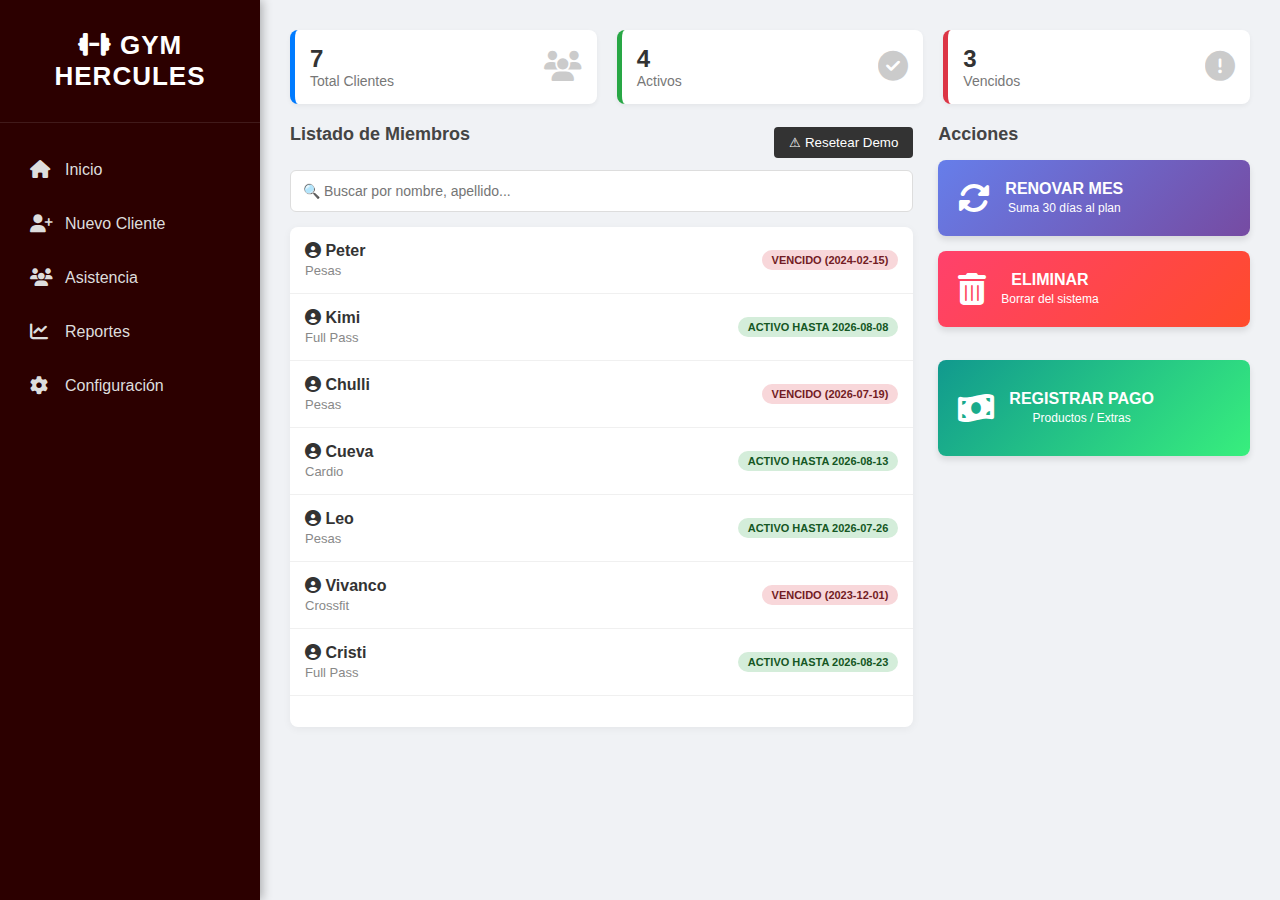
<file: Achulli/index.html>
<!DOCTYPE html>
<html lang="es">
<head>
    <meta charset="UTF-8">
    <meta name="viewport" content="width=device-width, initial-scale=1.0">
    <title>Gym Hercules - Sistema Pro</title>
    <link rel="stylesheet" href="https://cdnjs.cloudflare.com/ajax/libs/font-awesome/6.4.0/css/all.min.css">
    
    <style>
        /* --- ESTILOS GENERALES --- */
        * { margin: 0; padding: 0; box-sizing: border-box; font-family: 'Segoe UI', sans-serif; }
        body { display: flex; height: 100vh; background-color: #f0f2f5; }

        /* SIDEBAR */
        .sidebar { width: 260px; background-color: #2c0000; color: white; display: flex; flex-direction: column; box-shadow: 2px 0 10px rgba(0,0,0,0.3); }
        .brand { padding: 30px; text-align: center; font-size: 26px; font-weight: 800; border-bottom: 1px solid rgba(255,255,255,0.1); letter-spacing: 1px; }
        .menu { list-style: none; margin-top: 20px; }
        .menu li a { display: flex; align-items: center; padding: 18px 25px; color: #ddd; text-decoration: none; transition: 0.3s; cursor: pointer; border-left: 5px solid transparent; }
        .menu li a:hover { background-color: rgba(255,255,255,0.05); color: white; border-left: 5px solid #ff4d4d; }
        .menu li a i { margin-right: 15px; width: 20px; font-size: 18px; }

        /* MAIN CONTENT */
        .main-content { flex: 1; padding: 30px; overflow-y: auto; }
        
        /* HEADER ESTADÍSTICAS */
        .stats-bar { display: flex; gap: 20px; margin-bottom: 20px; }
        .stat-card { background: white; flex: 1; padding: 15px; border-radius: 8px; box-shadow: 0 2px 5px rgba(0,0,0,0.05); display: flex; align-items: center; justify-content: space-between; border-left: 5px solid #333; }
        .stat-info h3 { font-size: 24px; color: #333; }
        .stat-info p { color: #777; font-size: 14px; }
        .stat-icon { font-size: 30px; opacity: 0.2; }
        
        .border-blue { border-left-color: #007bff; }
        .border-green { border-left-color: #28a745; }
        .border-red { border-left-color: #dc3545; }

        .btn-update { padding: 8px 15px; background: #333; color: white; border: none; cursor: pointer; border-radius: 4px; float: right; }
        .btn-update:hover { background: #555; }

        /* LAYOUT */
        .grid-container { display: grid; grid-template-columns: 2fr 1fr; gap: 25px; }
        
        /* LISTA DE ALUMNOS */
        .section-title { font-size: 18px; font-weight: bold; margin-bottom: 15px; color: #444; }
        .search-bar { width: 100%; padding: 12px; border: 1px solid #ddd; border-radius: 6px; margin-bottom: 15px; font-size: 14px; outline: none; }
        .search-bar:focus { border-color: #2c0000; }

        .data-box { background-color: white; height: 500px; border-radius: 8px; box-shadow: 0 2px 8px rgba(0,0,0,0.05); overflow-y: auto; }
        
        .student-item { 
            padding: 15px; border-bottom: 1px solid #f0f0f0; cursor: pointer; 
            display: flex; justify-content: space-between; align-items: center; transition: 0.2s;
        }
        .student-item:hover { background-color: #fafafa; }
        .student-item.selected { background-color: #ffe6e6; border-left: 4px solid #8b0000; }
        
        .st-info { display: flex; flex-direction: column; }
        .st-name { font-weight: bold; color: #333; font-size: 16px; }
        .st-sub { color: #888; font-size: 13px; margin-top: 3px; }
        
        .st-status { padding: 4px 10px; border-radius: 20px; font-size: 11px; font-weight: bold; text-transform: uppercase; }
        .active { background: #d4edda; color: #155724; }
        .expired { background: #f8d7da; color: #721c24; }

        /* BOTONES DE ACCIÓN DERECHA */
        .btn-large { 
            width: 100%; padding: 20px; color: white; border: none; font-size: 16px; 
            font-weight: bold; cursor: pointer; display: flex; flex-direction: row; 
            align-items: center; justify-content: flex-start; gap: 15px; margin-bottom: 15px; border-radius: 8px;
            box-shadow: 0 4px 6px rgba(0,0,0,0.1); transition: transform 0.2s;
        }
        .btn-large:hover { transform: translateY(-2px); box-shadow: 0 6px 12px rgba(0,0,0,0.15); }
        .btn-large:active { transform: scale(0.98); }
        
        .btn-renew { background: linear-gradient(135deg, #667eea 0%, #764ba2 100%); }
        .btn-delete { background: linear-gradient(135deg, #ff416c 0%, #ff4b2b 100%); }
        .btn-pay { background: linear-gradient(135deg, #11998e 0%, #38ef7d 100%); padding: 30px 20px; }

        /* MODAL */
        .modal-overlay {
            display: none; position: fixed; top: 0; left: 0; width: 100%; height: 100%;
            background: rgba(0,0,0,0.6); z-index: 1000; backdrop-filter: blur(2px);
            justify-content: center; align-items: center;
        }
        .modal-box {
            background: white; padding: 30px; border-radius: 12px; width: 400px;
            box-shadow: 0 10px 25px rgba(0,0,0,0.2);
            animation: fadeIn 0.3s ease;
        }
        @keyframes fadeIn { from { opacity: 0; transform: translateY(-20px); } to { opacity: 1; transform: translateY(0); } }
        
        .modal-header { font-size: 22px; font-weight: bold; margin-bottom: 20px; color: #333; text-align: center; }
        .form-group { margin-bottom: 15px; }
        .form-group label { display: block; font-size: 13px; font-weight: bold; color: #555; margin-bottom: 5px; }
        .form-group input, .form-group select { width: 100%; padding: 10px; border: 1px solid #ddd; border-radius: 6px; }

        .modal-footer { margin-top: 25px; display: flex; gap: 10px; }
        .btn-block { flex: 1; padding: 12px; border: none; border-radius: 6px; font-weight: bold; cursor: pointer; }
        .btn-close { background: #eee; color: #555; }
        .btn-save { background: #2c0000; color: white; }

    </style>
</head>
<body>

    <div class="sidebar">
        <div class="sidebar-content">
            <div class="brand"><i class="fas fa-dumbbell"></i> GYM HERCULES</div>
            <ul class="menu">
                <li><a onclick="location.reload()"><i class="fas fa-home"></i> Inicio</a></li>
                <li><a onclick="abrirModal()"><i class="fas fa-user-plus"></i> Nuevo Cliente</a></li>
                <li><a><i class="fas fa-users"></i> Asistencia</a></li>
                <li><a><i class="fas fa-chart-line"></i> Reportes</a></li>
                <li><a><i class="fas fa-cog"></i> Configuración</a></li>
            </ul>
        </div>
    </div>

    <div class="main-content">
        <div class="stats-bar">
            <div class="stat-card border-blue">
                <div class="stat-info"><h3 id="stat-total">0</h3><p>Total Clientes</p></div>
                <div class="stat-icon"><i class="fas fa-users"></i></div>
            </div>
            <div class="stat-card border-green">
                <div class="stat-info"><h3 id="stat-activos">0</h3><p>Activos</p></div>
                <div class="stat-icon"><i class="fas fa-check-circle"></i></div>
            </div>
            <div class="stat-card border-red">
                <div class="stat-info"><h3 id="stat-vencidos">0</h3><p>Vencidos</p></div>
                <div class="stat-icon"><i class="fas fa-exclamation-circle"></i></div>
            </div>
        </div>

        <div class="grid-container">
            <div class="left-col">
                <div style="display: flex; justify-content: space-between; align-items: center; margin-bottom: 10px;">
                    <h3 class="section-title">Listado de Miembros</h3>
                    <button class="btn-update" onclick="resetearDatos()">⚠ Resetear Demo</button>
                </div>
                
                <input type="text" id="buscador" class="search-bar" placeholder="🔍 Buscar por nombre, apellido..." oninput="filtrarAlumnos()">
                
                <div class="data-box" id="lista-container">
                    </div>
            </div>

            <div class="right-col">
                <h3 class="section-title">Acciones</h3>
                
                <button class="btn-large btn-renew" onclick="renovarMembresia()">
                    <i class="fas fa-sync-alt fa-2x"></i>
                    <div>
                        <div>RENOVAR MES</div>
                        <small style="font-weight: normal; font-size: 12px;">Suma 30 días al plan</small>
                    </div>
                </button>
                
                <button class="btn-large btn-delete" onclick="eliminarCliente()">
                    <i class="fas fa-trash-alt fa-2x"></i>
                    <div>
                        <div>ELIMINAR</div>
                        <small style="font-weight: normal; font-size: 12px;">Borrar del sistema</small>
                    </div>
                </button>

                <br>
                
                <button class="btn-large btn-pay" onclick="registrarPagoExtra()">
                    <i class="fas fa-money-bill-wave fa-2x"></i>
                    <div>
                        <div>REGISTRAR PAGO</div>
                        <small style="font-weight: normal; font-size: 12px;">Productos / Extras</small>
                    </div>
                </button>
            </div>
        </div>
    </div>

    <div class="modal-overlay" id="modalRegistro">
        <div class="modal-box">
            <div class="modal-header">Registrar Nuevo Cliente</div>
            
            <div class="form-group">
                <label>Nombre Completo:</label>
                <input type="text" id="nuevo-nombre" placeholder="Ej: Carlos Perez">
            </div>
            
            <div class="form-group">
                <label>Tipo de Servicio:</label>
                <select id="nuevo-servicio">
                    <option value="Pesas">Pesas (S/. 50)</option>
                    <option value="Cardio">Cardio (S/. 40)</option>
                    <option value="Full Pass">Full Pass (S/. 80)</option>
                </select>
            </div>

            <div class="form-group">
                <label>Duración Inicial:</label>
                <select id="nuevo-duracion">
                    <option value="30">1 Mes</option>
                    <option value="90">3 Meses</option>
                    <option value="365">1 Año</option>
                </select>
            </div>

            <div class="modal-footer">
                <button class="btn-block btn-close" onclick="cerrarModal()">Cancelar</button>
                <button class="btn-block btn-save" onclick="guardarNuevoCliente()">Guardar</button>
            </div>
        </div>
    </div>

    <script>
        // DATOS INICIALES (TUS NOMBRES + FECHAS SIMULADAS)
        const datosIniciales = [
            { id: 1, nombre: "Peter", servicio: "Pesas", fechaFin: "2024-02-15" },  // Vencido (ejemplo antiguo)
            { id: 2, nombre: "Kimi", servicio: "Full Pass", fechaFin: new Date(Date.now() + 15 * 86400000).toISOString().split('T')[0] }, // Activo (15 dias mas)
            { id: 3, nombre: "Chulli", servicio: "Pesas", fechaFin: new Date(Date.now() - 5 * 86400000).toISOString().split('T')[0] }, // Vencido hace 5 dias
            { id: 4, nombre: "Cueva", servicio: "Cardio", fechaFin: new Date(Date.now() + 20 * 86400000).toISOString().split('T')[0] }, // Activo
            { id: 5, nombre: "Leo", servicio: "Pesas", fechaFin: new Date(Date.now() + 2 * 86400000).toISOString().split('T')[0] }, // Por vencer
            { id: 6, nombre: "Vivanco", servicio: "Crossfit", fechaFin: "2023-12-01" }, // Muy vencido
            { id: 7, nombre: "Cristi", servicio: "Full Pass", fechaFin: new Date(Date.now() + 30 * 86400000).toISOString().split('T')[0] } // Nuevo
        ];

        // CARGAR O INICIAR
        let alumnos = JSON.parse(localStorage.getItem('alumnos_db_v2')) || datosIniciales;
        let seleccionadoID = null;

        // FUNCIONES PRINCIPALES
        function renderizar(lista = alumnos) {
            const container = document.getElementById('lista-container');
            container.innerHTML = "";

            let total = 0, activos = 0, vencidos = 0;
            const hoy = new Date().toISOString().split('T')[0];

            if (lista.length === 0) container.innerHTML = "<div style='padding:20px; text-align:center; color:#999'>No se encontraron resultados.</div>";

            lista.forEach(alumno => {
                total++;
                // Lógica de fechas
                const estaVencido = alumno.fechaFin < hoy;
                if (estaVencido) vencidos++; else activos++;

                const estadoHTML = estaVencido 
                    ? `<span class="st-status expired">VENCIDO (${alumno.fechaFin})</span>` 
                    : `<span class="st-status active">ACTIVO HASTA ${alumno.fechaFin}</span>`;

                const div = document.createElement('div');
                div.className = `student-item ${seleccionadoID === alumno.id ? 'selected' : ''}`;
                div.innerHTML = `
                    <div class="st-info">
                        <span class="st-name"><i class="fas fa-user-circle"></i> ${alumno.nombre}</span>
                        <span class="st-sub">${alumno.servicio}</span>
                    </div>
                    ${estadoHTML}
                `;
                div.onclick = () => seleccionar(alumno.id);
                container.appendChild(div);
            });

            // Actualizar estadisticas
            document.getElementById('stat-total').innerText = total;
            document.getElementById('stat-activos').innerText = activos;
            document.getElementById('stat-vencidos').innerText = vencidos;
        }

        function seleccionar(id) {
            seleccionadoID = id;
            renderizar(alumnos); // Refrescar para ver la selección
        }

        // --- GESTIÓN DE CLIENTES ---

        function abrirModal() {
            document.getElementById('modalRegistro').style.display = 'flex';
            document.getElementById('nuevo-nombre').focus();
        }

        function cerrarModal() {
            document.getElementById('modalRegistro').style.display = 'none';
            document.getElementById('nuevo-nombre').value = "";
        }

        function guardarNuevoCliente() {
            const nombre = document.getElementById('nuevo-nombre').value;
            const servicio = document.getElementById('nuevo-servicio').value;
            const dias = parseInt(document.getElementById('nuevo-duracion').value);

            if (!nombre.trim()) return alert("El nombre es obligatorio");

            // Calcular fecha fin
            const fecha = new Date();
            fecha.setDate(fecha.getDate() + dias);
            const fechaFinString = fecha.toISOString().split('T')[0];

            const nuevo = { id: Date.now(), nombre, servicio, fechaFin: fechaFinString };
            
            alumnos.push(nuevo);
            guardarYRenderizar();
            cerrarModal();
            alert(`✅ ${nombre} registrado exitosamente hasta ${fechaFinString}`);
        }

        function eliminarCliente() {
            if (!seleccionadoID) return alert("⚠️ Selecciona un cliente primero.");
            if (confirm("¿Seguro que deseas eliminar este registro?")) {
                alumnos = alumnos.filter(a => a.id !== seleccionadoID);
                seleccionadoID = null;
                guardarYRenderizar();
            }
        }

        function renovarMembresia() {
            if (!seleccionadoID) return alert("⚠️ Selecciona un cliente para renovar.");
            
            const alumno = alumnos.find(a => a.id === seleccionadoID);
            
            // Lógica inteligente: Si ya está vencido, renueva desde HOY. Si no, suma al final.
            const hoy = new Date();
            let fechaBase = new Date(alumno.fechaFin);
            
            if (fechaBase < hoy) fechaBase = hoy; // Si venció ayer, empieza hoy.

            fechaBase.setDate(fechaBase.getDate() + 30);
            alumno.fechaFin = fechaBase.toISOString().split('T')[0];

            guardarYRenderizar();
            alert(`🎉 Membresía de ${alumno.nombre} renovada hasta ${alumno.fechaFin}`);
        }
        
        function registrarPagoExtra() {
            if (!seleccionadoID) return alert("⚠️ Selecciona quién paga.");
             const alumno = alumnos.find(a => a.id === seleccionadoID);
             const monto = prompt(`Registrar venta de producto para ${alumno.nombre}.\nIngrese monto (S/.):`);
             if(monto) alert(`💰 Venta de S/. ${monto} registrada correctamente.`);
        }

        // --- UTILIDADES ---

        function filtrarAlumnos() {
            const texto = document.getElementById('buscador').value.toLowerCase();
            const filtrados = alumnos.filter(a => a.nombre.toLowerCase().includes(texto));
            // Hack para renderizar lista filtrada sin perder la global
            // En una app real se maneja distinto, aquí modificamos renderizar para aceptar parametro
            const container = document.getElementById('lista-container');
            container.innerHTML = "";
            
            // Copia de renderizar simplificada para busqueda
            filtrados.forEach(alumno => {
                // ... (reusamos lógica visual si queremos, por simplicidad llamamos a renderizar con filtro)
            });
            renderizar(filtrados);
        }

        function guardarYRenderizar() {
            localStorage.setItem('alumnos_db_v2', JSON.stringify(alumnos));
            renderizar();
        }

        function resetearDatos() {
            if(confirm("Esto borrará tus cambios y restaurará la lista original de nombres. ¿Seguir?")) {
                localStorage.removeItem('alumnos_db_v2');
                location.reload();
            }
        }

        // INICIO
        window.onload = () => renderizar();

    </script>
</body>
</html>
</file>
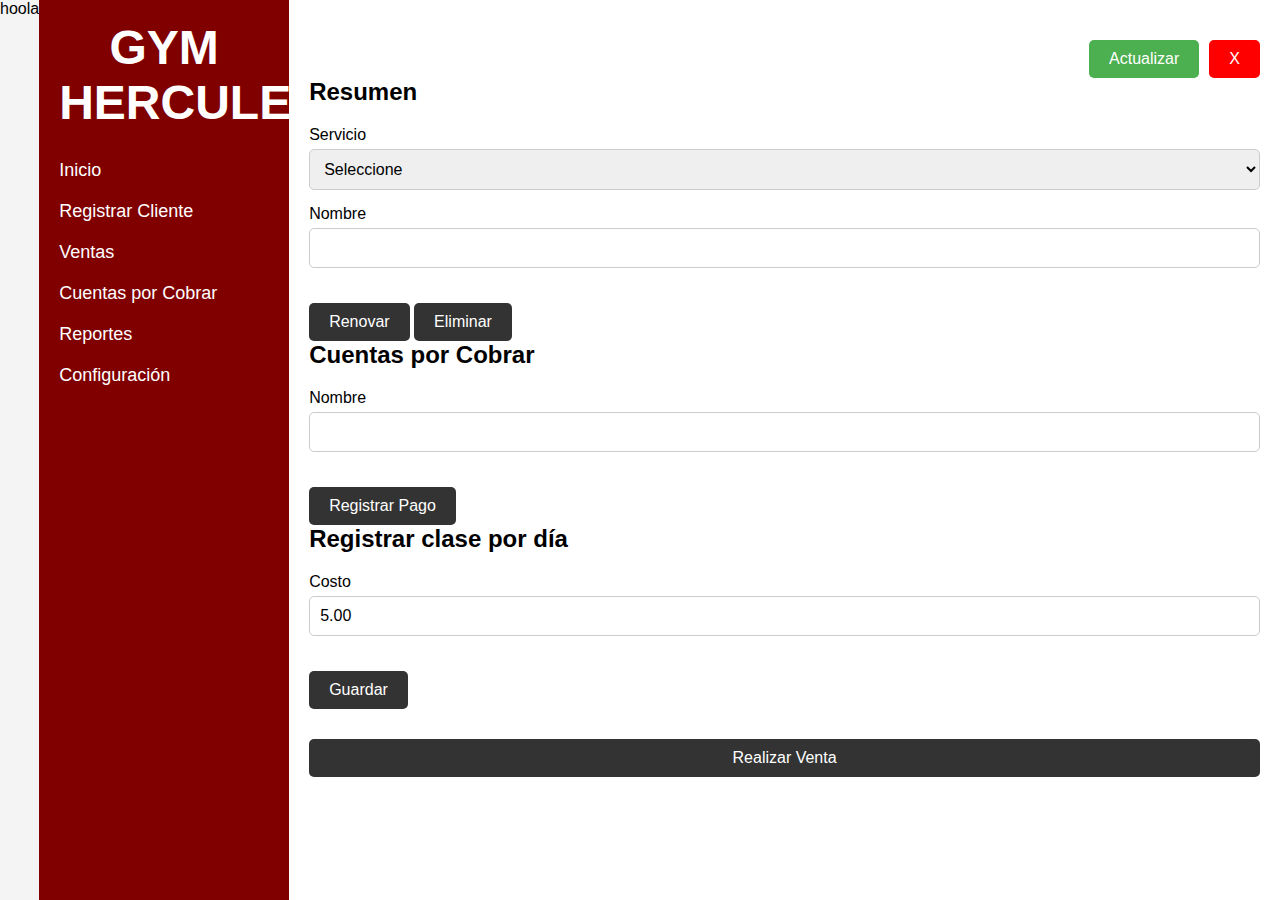
<file: kimberly/index.html>
hoola
<!DOCTYPE html>
<html lang="es">
<head>
    <meta charset="UTF-8">
    <meta name="viewport" content="width=device-width, initial-scale=1.0">
    <title>GYM HERCULES</title>
    <link rel="stylesheet" href="style.css">
</head>
<body>
    <div class="container">
        <div class="sidebar">
            <div class="logo">
                <h1>GYM HERCULES</h1>
            </div>
            <ul>
                <li><a href="#">Inicio</a></li>
                <li><a href="#">Registrar Cliente</a></li>
                <li><a href="#">Ventas</a></li>
                <li><a href="#">Cuentas por Cobrar</a></li>
                <li><a href="#">Reportes</a></li>
                <li><a href="#">Configuración</a></li>
            </ul>
        </div>

        <div class="main-content">
            <header>
                <button class="btn actualizar">Actualizar</button>
                <button class="btn cerrar">X</button>
            </header>

            <section class="resume">
                <h2>Resumen</h2>
                <div class="form-group">
                    <label for="servicio">Servicio</label>
                    <select id="servicio" name="servicio">
                        <option value="">Seleccione</option>
                        <!-- Más opciones aquí -->
                    </select>
                </div>
                <div class="form-group">
                    <label for="nombre">Nombre</label>
                    <input type="text" id="nombre" name="nombre">
                </div>
                <button class="btn renovar">Renovar</button>
                <button class="btn eliminar">Eliminar</button>
            </section>

            <section class="cobrar">
                <h2>Cuentas por Cobrar</h2>
                <div class="form-group">
                    <label for="nombre-cobrar">Nombre</label>
                    <input type="text" id="nombre-cobrar" name="nombre-cobrar">
                </div>
                <button class="btn registrar-pago">Registrar Pago</button>
            </section>

            <section class="registrar-clase">
                <h2>Registrar clase por día</h2>
                <div class="form-group">
                    <label for="costo">Costo</label>
                    <input type="number" id="costo" name="costo" value="5.00">
                </div>
                <button class="btn guardar">Guardar</button>
            </section>

            <button class="btn realizar-venta">Realizar Venta</button>
        </div>
    </div>
</body>
</html>
</file>
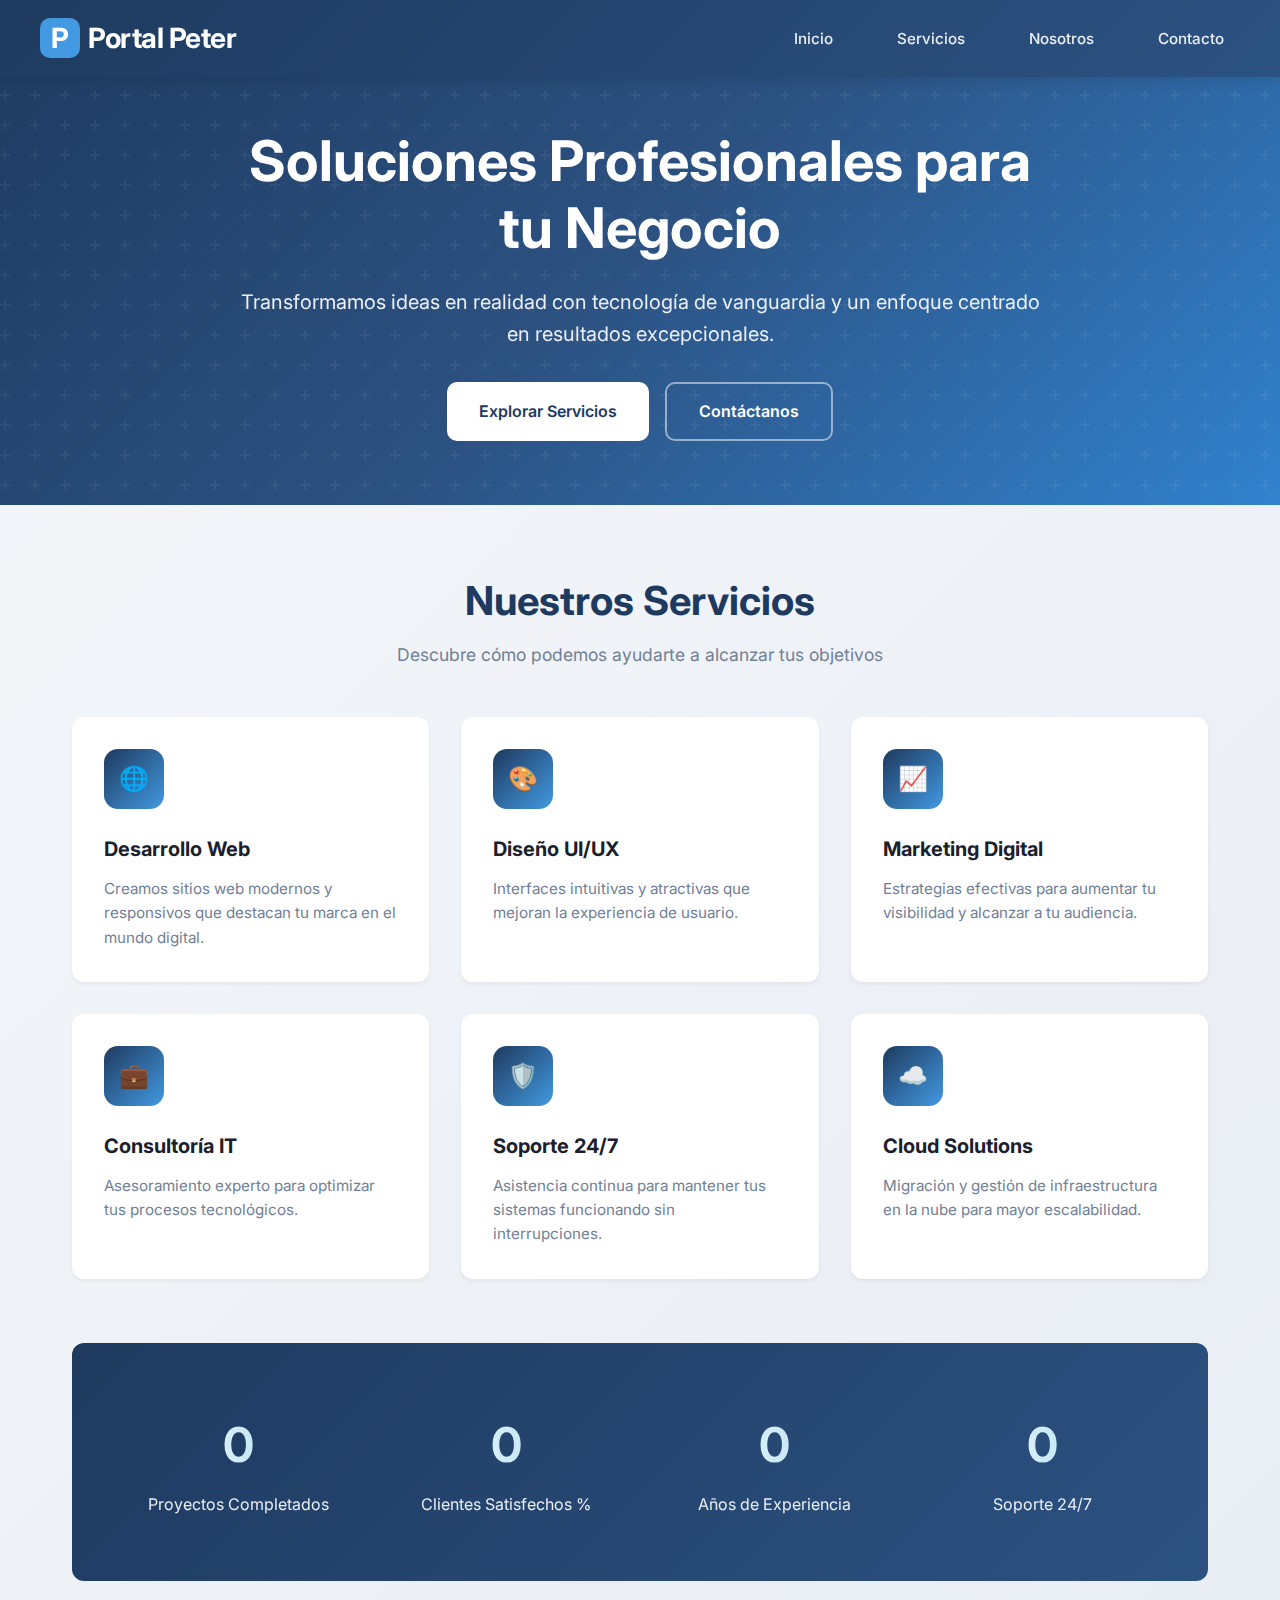
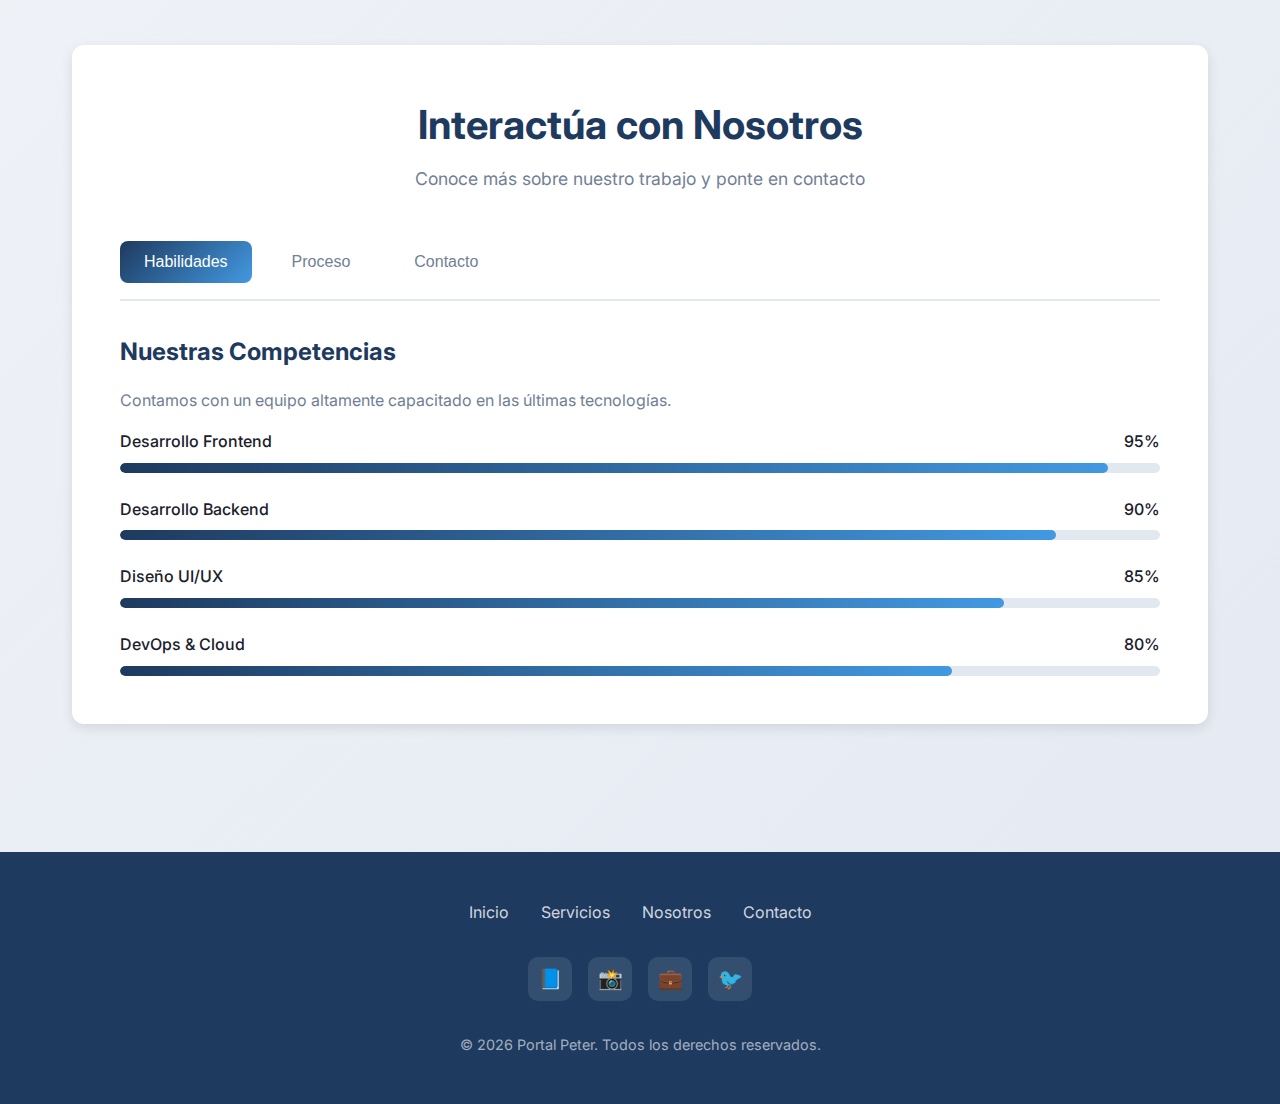
<file: peter/index.html>
<!DOCTYPE html>
<html lang="es">

<head>
    <meta charset="UTF-8">
    <meta name="viewport" content="width=device-width, initial-scale=1.0">
    <meta name="description" content="Página profesional interactiva con diseño moderno">
    <title>Portal Profesional | Peter</title>
    <link href="https://fonts.googleapis.com/css2?family=Inter:wght@300;400;500;600;700&display=swap" rel="stylesheet">
    <style>
        :root {
            --primary-color: #1e3a5f;
            --secondary-color: #2c5282;
            --accent-color: #4299e1;
            --text-dark: #1a202c;
            --text-light: #718096;
            --background-light: #f7fafc;
            --white: #ffffff;
            --shadow-sm: 0 2px 4px rgba(0, 0, 0, 0.06);
            --shadow-md: 0 4px 12px rgba(0, 0, 0, 0.1);
            --shadow-lg: 0 10px 40px rgba(0, 0, 0, 0.15);
            --border-radius: 12px;
            --transition: all 0.3s cubic-bezier(0.4, 0, 0.2, 1);
        }

        * {
            margin: 0;
            padding: 0;
            box-sizing: border-box;
        }

        body {
            font-family: 'Inter', sans-serif;
            background: linear-gradient(135deg, #f5f7fa 0%, #e4e9f2 100%);
            min-height: 100vh;
            color: var(--text-dark);
            line-height: 1.6;
        }

        /* Header */
        header {
            background: linear-gradient(135deg, var(--primary-color) 0%, var(--secondary-color) 100%);
            padding: 1rem 2rem;
            position: fixed;
            width: 100%;
            top: 0;
            z-index: 1000;
            box-shadow: var(--shadow-md);
        }

        nav {
            max-width: 1200px;
            margin: 0 auto;
            display: flex;
            justify-content: space-between;
            align-items: center;
        }

        .logo {
            color: var(--white);
            font-size: 1.75rem;
            font-weight: 700;
            letter-spacing: -0.5px;
            text-decoration: none;
            display: flex;
            align-items: center;
            gap: 0.5rem;
        }

        .logo-icon {
            width: 40px;
            height: 40px;
            background: var(--accent-color);
            border-radius: 10px;
            display: flex;
            align-items: center;
            justify-content: center;
            font-weight: 700;
        }

        .nav-links {
            display: flex;
            gap: 2rem;
            list-style: none;
        }

        .nav-links a {
            color: rgba(255, 255, 255, 0.9);
            text-decoration: none;
            font-weight: 500;
            font-size: 0.95rem;
            padding: 0.5rem 1rem;
            border-radius: 8px;
            transition: var(--transition);
        }

        .nav-links a:hover {
            background: rgba(255, 255, 255, 0.15);
            color: var(--white);
        }

        /* Hero Section */
        .hero {
            padding: 8rem 2rem 4rem;
            text-align: center;
            background: linear-gradient(135deg, var(--primary-color) 0%, var(--secondary-color) 50%, #3182ce 100%);
            color: var(--white);
            position: relative;
            overflow: hidden;
        }

        .hero::before {
            content: '';
            position: absolute;
            top: 0;
            left: 0;
            right: 0;
            bottom: 0;
            background: url("data:image/svg+xml,%3Csvg width='60' height='60' viewBox='0 0 60 60' xmlns='http://www.w3.org/2000/svg'%3E%3Cg fill='none' fill-rule='evenodd'%3E%3Cg fill='%23ffffff' fill-opacity='0.05'%3E%3Cpath d='M36 34v-4h-2v4h-4v2h4v4h2v-4h4v-2h-4zm0-30V0h-2v4h-4v2h4v4h2V6h4V4h-4zM6 34v-4H4v4H0v2h4v4h2v-4h4v-2H6zM6 4V0H4v4H0v2h4v4h2V6h4V4H6z'/%3E%3C/g%3E%3C/g%3E%3C/svg%3E");
        }

        .hero-content {
            position: relative;
            z-index: 1;
            max-width: 800px;
            margin: 0 auto;
        }

        .hero h1 {
            font-size: 3.5rem;
            font-weight: 700;
            margin-bottom: 1.5rem;
            line-height: 1.2;
            animation: fadeInUp 0.8s ease-out;
        }

        .hero p {
            font-size: 1.25rem;
            opacity: 0.9;
            margin-bottom: 2rem;
            animation: fadeInUp 0.8s ease-out 0.2s both;
        }

        .hero-buttons {
            display: flex;
            gap: 1rem;
            justify-content: center;
            animation: fadeInUp 0.8s ease-out 0.4s both;
        }

        .btn {
            padding: 0.9rem 2rem;
            font-size: 1rem;
            font-weight: 600;
            border-radius: 10px;
            cursor: pointer;
            transition: var(--transition);
            text-decoration: none;
            display: inline-flex;
            align-items: center;
            gap: 0.5rem;
            border: none;
        }

        .btn-primary {
            background: var(--white);
            color: var(--primary-color);
        }

        .btn-primary:hover {
            transform: translateY(-3px);
            box-shadow: 0 10px 30px rgba(0, 0, 0, 0.2);
        }

        .btn-secondary {
            background: transparent;
            color: var(--white);
            border: 2px solid rgba(255, 255, 255, 0.5);
        }

        .btn-secondary:hover {
            background: rgba(255, 255, 255, 0.1);
            border-color: var(--white);
        }

        /* Main Content */
        main {
            max-width: 1200px;
            margin: 0 auto;
            padding: 4rem 2rem;
        }

        .section-title {
            text-align: center;
            margin-bottom: 3rem;
        }

        .section-title h2 {
            font-size: 2.5rem;
            color: var(--primary-color);
            margin-bottom: 0.5rem;
        }

        .section-title p {
            color: var(--text-light);
            font-size: 1.1rem;
        }

        /* Features Grid */
        .features-grid {
            display: grid;
            grid-template-columns: repeat(auto-fit, minmax(300px, 1fr));
            gap: 2rem;
            margin-bottom: 4rem;
        }

        .feature-card {
            background: var(--white);
            padding: 2rem;
            border-radius: var(--border-radius);
            box-shadow: var(--shadow-sm);
            transition: var(--transition);
            cursor: pointer;
            position: relative;
            overflow: hidden;
        }

        .feature-card::before {
            content: '';
            position: absolute;
            top: 0;
            left: 0;
            width: 100%;
            height: 4px;
            background: linear-gradient(90deg, var(--primary-color), var(--accent-color));
            transform: scaleX(0);
            transform-origin: left;
            transition: var(--transition);
        }

        .feature-card:hover {
            transform: translateY(-8px);
            box-shadow: var(--shadow-lg);
        }

        .feature-card:hover::before {
            transform: scaleX(1);
        }

        .feature-icon {
            width: 60px;
            height: 60px;
            background: linear-gradient(135deg, var(--primary-color), var(--accent-color));
            border-radius: 14px;
            display: flex;
            align-items: center;
            justify-content: center;
            margin-bottom: 1.5rem;
            font-size: 1.5rem;
        }

        .feature-card h3 {
            font-size: 1.25rem;
            color: var(--text-dark);
            margin-bottom: 0.75rem;
        }

        .feature-card p {
            color: var(--text-light);
            font-size: 0.95rem;
        }

        /* Stats Section */
        .stats-section {
            background: linear-gradient(135deg, var(--primary-color) 0%, var(--secondary-color) 100%);
            border-radius: var(--border-radius);
            padding: 3rem;
            margin-bottom: 4rem;
            color: var(--white);
        }

        .stats-grid {
            display: grid;
            grid-template-columns: repeat(auto-fit, minmax(200px, 1fr));
            gap: 2rem;
            text-align: center;
        }

        .stat-item {
            padding: 1rem;
        }

        .stat-number {
            font-size: 3rem;
            font-weight: 700;
            margin-bottom: 0.5rem;
            background: linear-gradient(90deg, #fff, #a0d8ef);
            -webkit-background-clip: text;
            -webkit-text-fill-color: transparent;
            background-clip: text;
        }

        .stat-label {
            font-size: 1rem;
            opacity: 0.9;
        }

        /* Interactive Section */
        .interactive-section {
            background: var(--white);
            border-radius: var(--border-radius);
            padding: 3rem;
            box-shadow: var(--shadow-md);
            margin-bottom: 4rem;
        }

        .tabs {
            display: flex;
            gap: 1rem;
            margin-bottom: 2rem;
            border-bottom: 2px solid #e2e8f0;
            padding-bottom: 1rem;
        }

        .tab-btn {
            padding: 0.75rem 1.5rem;
            border: none;
            background: none;
            font-size: 1rem;
            font-weight: 500;
            color: var(--text-light);
            cursor: pointer;
            border-radius: 8px;
            transition: var(--transition);
        }

        .tab-btn:hover {
            color: var(--primary-color);
            background: var(--background-light);
        }

        .tab-btn.active {
            color: var(--white);
            background: linear-gradient(135deg, var(--primary-color), var(--accent-color));
        }

        .tab-content {
            display: none;
            animation: fadeIn 0.5s ease-out;
        }

        .tab-content.active {
            display: block;
        }

        .tab-content h3 {
            font-size: 1.5rem;
            color: var(--primary-color);
            margin-bottom: 1rem;
        }

        .tab-content p {
            color: var(--text-light);
            margin-bottom: 1rem;
        }

        .progress-bars {
            display: flex;
            flex-direction: column;
            gap: 1.5rem;
        }

        .progress-item {
            display: flex;
            flex-direction: column;
            gap: 0.5rem;
        }

        .progress-header {
            display: flex;
            justify-content: space-between;
            font-weight: 500;
        }

        .progress-bar {
            height: 10px;
            background: #e2e8f0;
            border-radius: 5px;
            overflow: hidden;
        }

        .progress-fill {
            height: 100%;
            background: linear-gradient(90deg, var(--primary-color), var(--accent-color));
            border-radius: 5px;
            transition: width 1s ease-out;
            width: 0;
        }

        /* Contact Form */
        .contact-form {
            display: grid;
            gap: 1.5rem;
        }

        .form-group {
            display: flex;
            flex-direction: column;
            gap: 0.5rem;
        }

        .form-group label {
            font-weight: 500;
            color: var(--text-dark);
        }

        .form-group input,
        .form-group textarea {
            padding: 1rem;
            border: 2px solid #e2e8f0;
            border-radius: 10px;
            font-family: inherit;
            font-size: 1rem;
            transition: var(--transition);
        }

        .form-group input:focus,
        .form-group textarea:focus {
            outline: none;
            border-color: var(--accent-color);
            box-shadow: 0 0 0 4px rgba(66, 153, 225, 0.1);
        }

        .form-group textarea {
            resize: vertical;
            min-height: 120px;
        }

        /* Footer */
        footer {
            background: var(--primary-color);
            color: var(--white);
            padding: 3rem 2rem;
            text-align: center;
        }

        .footer-content {
            max-width: 1200px;
            margin: 0 auto;
        }

        .footer-links {
            display: flex;
            justify-content: center;
            gap: 2rem;
            margin-bottom: 2rem;
            flex-wrap: wrap;
        }

        .footer-links a {
            color: rgba(255, 255, 255, 0.8);
            text-decoration: none;
            transition: var(--transition);
        }

        .footer-links a:hover {
            color: var(--white);
        }

        .social-links {
            display: flex;
            justify-content: center;
            gap: 1rem;
            margin-bottom: 2rem;
        }

        .social-link {
            width: 44px;
            height: 44px;
            background: rgba(255, 255, 255, 0.1);
            border-radius: 10px;
            display: flex;
            align-items: center;
            justify-content: center;
            color: var(--white);
            text-decoration: none;
            transition: var(--transition);
            font-size: 1.25rem;
        }

        .social-link:hover {
            background: var(--accent-color);
            transform: translateY(-3px);
        }

        .copyright {
            color: rgba(255, 255, 255, 0.6);
            font-size: 0.9rem;
        }

        /* Animations */
        @keyframes fadeInUp {
            from {
                opacity: 0;
                transform: translateY(30px);
            }

            to {
                opacity: 1;
                transform: translateY(0);
            }
        }

        @keyframes fadeIn {
            from {
                opacity: 0;
            }

            to {
                opacity: 1;
            }
        }

        /* Modal */
        .modal-overlay {
            position: fixed;
            top: 0;
            left: 0;
            width: 100%;
            height: 100%;
            background: rgba(0, 0, 0, 0.6);
            display: none;
            align-items: center;
            justify-content: center;
            z-index: 2000;
            backdrop-filter: blur(4px);
        }

        .modal-overlay.active {
            display: flex;
        }

        .modal-content {
            background: var(--white);
            padding: 2.5rem;
            border-radius: var(--border-radius);
            max-width: 500px;
            width: 90%;
            text-align: center;
            animation: fadeInUp 0.3s ease-out;
        }

        .modal-content h3 {
            font-size: 1.5rem;
            color: var(--primary-color);
            margin-bottom: 1rem;
        }

        .modal-content p {
            color: var(--text-light);
            margin-bottom: 1.5rem;
        }

        .close-modal {
            background: linear-gradient(135deg, var(--primary-color), var(--accent-color));
            color: var(--white);
            padding: 0.75rem 2rem;
            border: none;
            border-radius: 8px;
            cursor: pointer;
            font-weight: 600;
            transition: var(--transition);
        }

        .close-modal:hover {
            transform: scale(1.05);
        }

        /* Responsive */
        @media (max-width: 768px) {
            .nav-links {
                display: none;
            }

            .hero h1 {
                font-size: 2.25rem;
            }

            .hero-buttons {
                flex-direction: column;
                align-items: center;
            }

            .section-title h2 {
                font-size: 2rem;
            }

            .stats-section {
                padding: 2rem 1.5rem;
            }

            .stat-number {
                font-size: 2.25rem;
            }

            .tabs {
                flex-wrap: wrap;
            }
        }
    </style>
</head>

<body>
    <!-- Header -->
    <header>
        <nav>
            <a href="#" class="logo">
                <span class="logo-icon">P</span>
                Portal Peter
            </a>
            <ul class="nav-links">
                <li><a href="#inicio">Inicio</a></li>
                <li><a href="#servicios">Servicios</a></li>
                <li><a href="#nosotros">Nosotros</a></li>
                <li><a href="#contacto">Contacto</a></li>
            </ul>
        </nav>
    </header>

    <!-- Hero Section -->
    <section class="hero" id="inicio">
        <div class="hero-content">
            <h1>Soluciones Profesionales para tu Negocio</h1>
            <p>Transformamos ideas en realidad con tecnología de vanguardia y un enfoque centrado en resultados
                excepcionales.</p>
            <div class="hero-buttons">
                <a href="#servicios" class="btn btn-primary">
                    Explorar Servicios
                </a>
                <a href="#contacto" class="btn btn-secondary">
                    Contáctanos
                </a>
            </div>
        </div>
    </section>

    <!-- Main Content -->
    <main>
        <!-- Features Section -->
        <section id="servicios">
            <div class="section-title">
                <h2>Nuestros Servicios</h2>
                <p>Descubre cómo podemos ayudarte a alcanzar tus objetivos</p>
            </div>

            <div class="features-grid">
                <div class="feature-card"
                    onclick="showModal('Desarrollo Web', 'Creamos sitios web modernos, responsivos y optimizados para brindar la mejor experiencia a tus usuarios.')">
                    <div class="feature-icon">🌐</div>
                    <h3>Desarrollo Web</h3>
                    <p>Creamos sitios web modernos y responsivos que destacan tu marca en el mundo digital.</p>
                </div>

                <div class="feature-card"
                    onclick="showModal('Diseño UI/UX', 'Diseñamos interfaces intuitivas y atractivas que mejoran la experiencia de usuario y aumentan la conversión.')">
                    <div class="feature-icon">🎨</div>
                    <h3>Diseño UI/UX</h3>
                    <p>Interfaces intuitivas y atractivas que mejoran la experiencia de usuario.</p>
                </div>

                <div class="feature-card"
                    onclick="showModal('Marketing Digital', 'Estrategias personalizadas para aumentar tu visibilidad online y conectar con tu audiencia objetivo.')">
                    <div class="feature-icon">📈</div>
                    <h3>Marketing Digital</h3>
                    <p>Estrategias efectivas para aumentar tu visibilidad y alcanzar a tu audiencia.</p>
                </div>

                <div class="feature-card"
                    onclick="showModal('Consultoría IT', 'Asesoramiento experto para optimizar tus procesos tecnológicos y maximizar tu inversión en IT.')">
                    <div class="feature-icon">💼</div>
                    <h3>Consultoría IT</h3>
                    <p>Asesoramiento experto para optimizar tus procesos tecnológicos.</p>
                </div>

                <div class="feature-card"
                    onclick="showModal('Soporte 24/7', 'Equipo disponible las 24 horas para resolver cualquier incidencia y mantener tu negocio operativo.')">
                    <div class="feature-icon">🛡️</div>
                    <h3>Soporte 24/7</h3>
                    <p>Asistencia continua para mantener tus sistemas funcionando sin interrupciones.</p>
                </div>

                <div class="feature-card"
                    onclick="showModal('Cloud Solutions', 'Migración y gestión de infraestructura en la nube para mayor escalabilidad y seguridad.')">
                    <div class="feature-icon">☁️</div>
                    <h3>Cloud Solutions</h3>
                    <p>Migración y gestión de infraestructura en la nube para mayor escalabilidad.</p>
                </div>
            </div>
        </section>

        <!-- Stats Section -->
        <section class="stats-section" id="nosotros">
            <div class="stats-grid">
                <div class="stat-item">
                    <div class="stat-number" data-target="150">0</div>
                    <div class="stat-label">Proyectos Completados</div>
                </div>
                <div class="stat-item">
                    <div class="stat-number" data-target="98">0</div>
                    <div class="stat-label">Clientes Satisfechos %</div>
                </div>
                <div class="stat-item">
                    <div class="stat-number" data-target="5">0</div>
                    <div class="stat-label">Años de Experiencia</div>
                </div>
                <div class="stat-item">
                    <div class="stat-number" data-target="24">0</div>
                    <div class="stat-label">Soporte 24/7</div>
                </div>
            </div>
        </section>

        <!-- Interactive Tabs Section -->
        <section class="interactive-section" id="contacto">
            <div class="section-title">
                <h2>Interactúa con Nosotros</h2>
                <p>Conoce más sobre nuestro trabajo y ponte en contacto</p>
            </div>

            <div class="tabs">
                <button class="tab-btn active" onclick="openTab(event, 'habilidades')">Habilidades</button>
                <button class="tab-btn" onclick="openTab(event, 'proceso')">Proceso</button>
                <button class="tab-btn" onclick="openTab(event, 'formulario')">Contacto</button>
            </div>

            <div id="habilidades" class="tab-content active">
                <h3>Nuestras Competencias</h3>
                <p>Contamos con un equipo altamente capacitado en las últimas tecnologías.</p>
                <div class="progress-bars">
                    <div class="progress-item">
                        <div class="progress-header">
                            <span>Desarrollo Frontend</span>
                            <span>95%</span>
                        </div>
                        <div class="progress-bar">
                            <div class="progress-fill" data-width="95"></div>
                        </div>
                    </div>
                    <div class="progress-item">
                        <div class="progress-header">
                            <span>Desarrollo Backend</span>
                            <span>90%</span>
                        </div>
                        <div class="progress-bar">
                            <div class="progress-fill" data-width="90"></div>
                        </div>
                    </div>
                    <div class="progress-item">
                        <div class="progress-header">
                            <span>Diseño UI/UX</span>
                            <span>85%</span>
                        </div>
                        <div class="progress-bar">
                            <div class="progress-fill" data-width="85"></div>
                        </div>
                    </div>
                    <div class="progress-item">
                        <div class="progress-header">
                            <span>DevOps & Cloud</span>
                            <span>80%</span>
                        </div>
                        <div class="progress-bar">
                            <div class="progress-fill" data-width="80"></div>
                        </div>
                    </div>
                </div>
            </div>

            <div id="proceso" class="tab-content">
                <h3>Nuestro Proceso de Trabajo</h3>
                <p>Seguimos una metodología probada para garantizar resultados excepcionales:</p>
                <div class="features-grid" style="margin-top: 1.5rem;">
                    <div class="feature-card">
                        <div class="feature-icon">1️⃣</div>
                        <h3>Análisis</h3>
                        <p>Entendemos tus necesidades y objetivos de negocio.</p>
                    </div>
                    <div class="feature-card">
                        <div class="feature-icon">2️⃣</div>
                        <h3>Planificación</h3>
                        <p>Diseñamos una estrategia personalizada.</p>
                    </div>
                    <div class="feature-card">
                        <div class="feature-icon">3️⃣</div>
                        <h3>Ejecución</h3>
                        <p>Implementamos con los más altos estándares.</p>
                    </div>
                </div>
            </div>

            <div id="formulario" class="tab-content">
                <h3>Envíanos un Mensaje</h3>
                <p>Completa el formulario y nos pondremos en contacto contigo.</p>
                <form class="contact-form" onsubmit="handleSubmit(event)">
                    <div class="form-group">
                        <label for="nombre">Nombre Completo</label>
                        <input type="text" id="nombre" placeholder="Tu nombre" required>
                    </div>
                    <div class="form-group">
                        <label for="email">Correo Electrónico</label>
                        <input type="email" id="email" placeholder="tu@email.com" required>
                    </div>
                    <div class="form-group">
                        <label for="mensaje">Mensaje</label>
                        <textarea id="mensaje" placeholder="¿En qué podemos ayudarte?" required></textarea>
                    </div>
                    <button type="submit" class="btn btn-primary" style="justify-content: center;">
                        Enviar Mensaje
                    </button>
                </form>
            </div>
        </section>
    </main>

    <!-- Footer -->
    <footer>
        <div class="footer-content">
            <div class="footer-links">
                <a href="#inicio">Inicio</a>
                <a href="#servicios">Servicios</a>
                <a href="#nosotros">Nosotros</a>
                <a href="#contacto">Contacto</a>
            </div>
            <div class="social-links">
                <a href="#" class="social-link">📘</a>
                <a href="#" class="social-link">📸</a>
                <a href="#" class="social-link">💼</a>
                <a href="#" class="social-link">🐦</a>
            </div>
            <p class="copyright">&copy; 2026 Portal Peter. Todos los derechos reservados.</p>
        </div>
    </footer>

    <!-- Modal -->
    <div class="modal-overlay" id="modal">
        <div class="modal-content">
            <h3 id="modal-title">Título</h3>
            <p id="modal-description">Descripción</p>
            <button class="close-modal" onclick="closeModal()">Entendido</button>
        </div>
    </div>

    <script>
        // Tab functionality
        function openTab(event, tabName) {
            const tabContents = document.querySelectorAll('.tab-content');
            const tabButtons = document.querySelectorAll('.tab-btn');

            tabContents.forEach(content => content.classList.remove('active'));
            tabButtons.forEach(btn => btn.classList.remove('active'));

            document.getElementById(tabName).classList.add('active');
            event.currentTarget.classList.add('active');

            // Animate progress bars when skills tab is opened
            if (tabName === 'habilidades') {
                animateProgressBars();
            }
        }

        // Animate progress bars
        function animateProgressBars() {
            const progressBars = document.querySelectorAll('.progress-fill');
            progressBars.forEach(bar => {
                const width = bar.getAttribute('data-width');
                bar.style.width = '0%';
                setTimeout(() => {
                    bar.style.width = width + '%';
                }, 100);
            });
        }

        // Counter animation for stats
        function animateCounters() {
            const counters = document.querySelectorAll('.stat-number');
            counters.forEach(counter => {
                const target = parseInt(counter.getAttribute('data-target'));
                const duration = 2000;
                const step = target / (duration / 16);
                let current = 0;

                const updateCounter = () => {
                    current += step;
                    if (current < target) {
                        counter.textContent = Math.floor(current);
                        requestAnimationFrame(updateCounter);
                    } else {
                        counter.textContent = target;
                    }
                };
                updateCounter();
            });
        }

        // Modal functionality
        function showModal(title, description) {
            document.getElementById('modal-title').textContent = title;
            document.getElementById('modal-description').textContent = description;
            document.getElementById('modal').classList.add('active');
        }

        function closeModal() {
            document.getElementById('modal').classList.remove('active');
        }

        // Close modal on overlay click
        document.getElementById('modal').addEventListener('click', function (e) {
            if (e.target === this) {
                closeModal();
            }
        });

        // Form submission
        function handleSubmit(event) {
            event.preventDefault();
            const nombre = document.getElementById('nombre').value;
            showModal('¡Mensaje Enviado!', `Gracias ${nombre}, hemos recibido tu mensaje. Te contactaremos pronto.`);
            event.target.reset();
        }

        // Intersection Observer for animations
        const observerOptions = {
            threshold: 0.2
        };

        const observer = new IntersectionObserver((entries) => {
            entries.forEach(entry => {
                if (entry.isIntersecting) {
                    if (entry.target.classList.contains('stats-section')) {
                        animateCounters();
                    }
                    if (entry.target.classList.contains('interactive-section')) {
                        animateProgressBars();
                    }
                }
            });
        }, observerOptions);

        document.querySelectorAll('.stats-section, .interactive-section').forEach(section => {
            observer.observe(section);
        });

        // Smooth scroll
        document.querySelectorAll('a[href^="#"]').forEach(anchor => {
            anchor.addEventListener('click', function (e) {
                e.preventDefault();
                const target = document.querySelector(this.getAttribute('href'));
                if (target) {
                    target.scrollIntoView({
                        behavior: 'smooth',
                        block: 'start'
                    });
                }
            });
        });

        // Initialize progress bars
        animateProgressBars();
    </script>
</body>

</html>
</file>
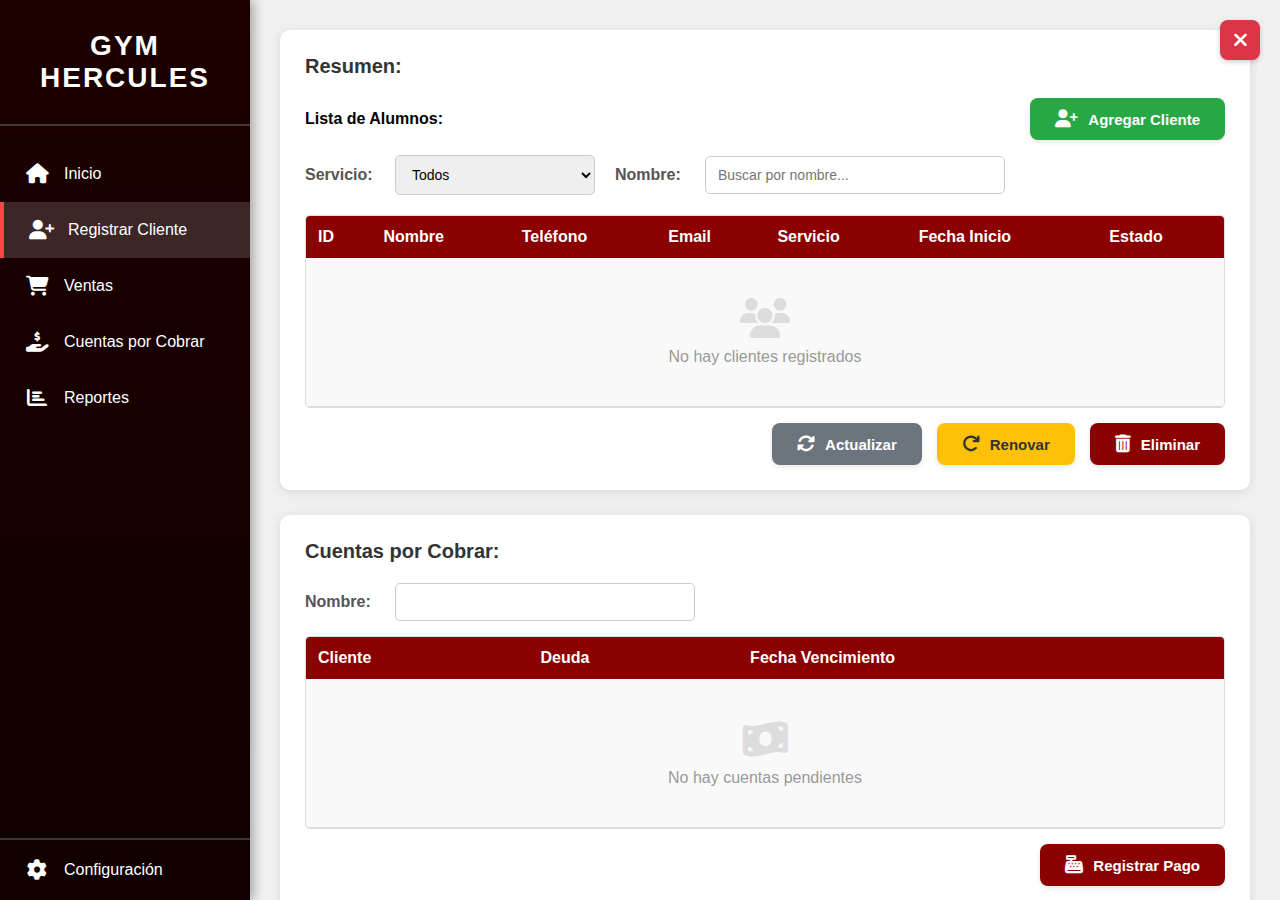
<file: cristian/gym.htm>
<!DOCTYPE html>
<html lang="es">
<head>
    <meta charset="UTF-8">
    <meta name="viewport" content="width=device-width, initial-scale=1.0">
    <title>GYM HERCULES</title>
    <link rel="stylesheet" href="https://cdnjs.cloudflare.com/ajax/libs/font-awesome/6.4.0/css/all.min.css">
    <style>
        * {
            margin: 0;
            padding: 0;
            box-sizing: border-box;
        }

        body {
            font-family: 'Segoe UI', Tahoma, Geneva, Verdana, sans-serif;
            display: flex;
            height: 100vh;
            background-color: #f0f0f0;
        }

        /* Sidebar */
        .sidebar {
            width: 250px;
            background: linear-gradient(180deg, #4a0000 0%, #2a0000 100%);
            color: white;
            display: flex;
            flex-direction: column;
            position: relative;
            box-shadow: 4px 0 10px rgba(0,0,0,0.3);
        }

        .sidebar::before {
            content: '';
            position: absolute;
            top: 0;
            left: 0;
            right: 0;
            bottom: 0;
            background: rgba(0, 0, 0, 0.6);
            z-index: 0;
        }

        .logo {
            padding: 30px 20px;
            text-align: center;
            border-bottom: 2px solid rgba(255, 255, 255, 0.2);
            position: relative;
            z-index: 1;
        }

        .logo h1 {
            font-size: 28px;
            font-weight: bold;
            letter-spacing: 2px;
        }

        .menu {
            flex: 1;
            padding: 20px 0;
            position: relative;
            z-index: 1;
        }

        .menu-item {
            padding: 18px 25px;
            display: flex;
            align-items: center;
            gap: 15px;
            cursor: pointer;
            transition: all 0.3s;
            font-size: 16px;
        }

        .menu-item:hover {
            background: rgba(255, 255, 255, 0.1);
            padding-left: 35px;
        }

        .menu-item.active {
            background: rgba(255, 255, 255, 0.15);
            border-left: 4px solid #ff4444;
        }

        .icon {
            font-size: 20px;
            width: 24px;
            text-align: center;
        }

        .config {
            padding: 20px 25px;
            border-top: 2px solid rgba(255, 255, 255, 0.2);
            display: flex;
            align-items: center;
            gap: 15px;
            position: relative;
            z-index: 1;
            cursor: pointer;
            transition: all 0.3s;
        }

        .config:hover {
            background: rgba(255, 255, 255, 0.1);
        }

        /* Main Content */
        .main-content {
            flex: 1;
            padding: 30px;
            overflow-y: auto;
            position: relative;
        }

        .close-btn {
            position: absolute;
            top: 20px;
            right: 20px;
            background: #dc3545;
            color: white;
            border: none;
            width: 40px;
            height: 40px;
            border-radius: 8px;
            font-size: 20px;
            cursor: pointer;
            font-weight: bold;
            transition: all 0.3s;
            box-shadow: 0 2px 5px rgba(0,0,0,0.2);
        }

        .close-btn:hover {
            background: #c82333;
            transform: scale(1.05);
        }

        .section {
            background: white;
            padding: 25px;
            border-radius: 10px;
            margin-bottom: 25px;
            box-shadow: 0 2px 10px rgba(0,0,0,0.1);
        }

        .section-title {
            font-size: 20px;
            font-weight: bold;
            margin-bottom: 20px;
            color: #333;
        }

        .form-row {
            display: flex;
            gap: 20px;
            margin-bottom: 20px;
            align-items: center;
        }

        .form-group {
            display: flex;
            align-items: center;
            gap: 10px;
        }

        .form-group label {
            font-weight: bold;
            color: #555;
            min-width: 80px;
        }

        .form-group select,
        .form-group input {
            padding: 10px 12px;
            border: 1px solid #ccc;
            border-radius: 5px;
            font-size: 14px;
            transition: all 0.3s;
        }

        .form-group select:focus,
        .form-group input:focus {
            outline: none;
            border-color: #8b0000;
            box-shadow: 0 0 5px rgba(139, 0, 0, 0.3);
        }

        .form-group select {
            width: 200px;
        }

        .form-group input[type="text"],
        .form-group input[type="tel"],
        .form-group input[type="email"] {
            width: 300px;
        }

        .form-group input[type="number"] {
            width: 100px;
        }

        .data-table {
            width: 100%;
            min-height: 150px;
            border: 1px solid #ddd;
            border-radius: 5px;
            background: #f9f9f9;
            margin-bottom: 15px;
            overflow-x: auto;
        }

        table {
            width: 100%;
            border-collapse: collapse;
        }

        table th {
            background: #8b0000;
            color: white;
            padding: 12px;
            text-align: left;
            font-weight: bold;
        }

        table td {
            padding: 10px 12px;
            border-bottom: 1px solid #ddd;
        }

        table tr:hover {
            background: #f0f0f0;
        }

        .btn {
            padding: 12px 25px;
            border: none;
            border-radius: 8px;
            cursor: pointer;
            font-size: 15px;
            font-weight: bold;
            display: flex;
            align-items: center;
            gap: 10px;
            transition: all 0.3s;
            box-shadow: 0 2px 5px rgba(0,0,0,0.1);
        }

        .btn:hover {
            transform: translateY(-2px);
            box-shadow: 0 4px 8px rgba(0,0,0,0.2);
        }

        .btn-update {
            background: #6c757d;
            color: white;
        }

        .btn-update:hover {
            background: #5a6268;
        }

        .btn-renew {
            background: #ffc107;
            color: #333;
        }

        .btn-renew:hover {
            background: #e0a800;
        }

        .btn-delete {
            background: #8b0000;
            color: white;
        }

        .btn-delete:hover {
            background: #6b0000;
        }

        .btn-register {
            background: #8b0000;
            color: white;
        }

        .btn-register:hover {
            background: #6b0000;
        }

        .btn-save {
            background: #6c757d;
            color: white;
        }

        .btn-save:hover {
            background: #5a6268;
        }

        .btn-sale {
            background: #333;
            color: white;
            font-size: 18px;
            padding: 20px 40px;
        }

        .btn-sale:hover {
            background: #222;
        }

        .btn-add {
            background: #28a745;
            color: white;
        }

        .btn-add:hover {
            background: #218838;
        }

        .buttons-right {
            display: flex;
            gap: 15px;
            justify-content: flex-end;
        }

        .icon-btn {
            font-size: 18px;
        }

        /* Modal Mejorado */
        .modal {
            display: none;
            position: fixed;
            z-index: 2000;
            left: 0;
            top: 0;
            width: 100%;
            height: 100%;
            background-color: rgba(0,0,0,0.6);
            backdrop-filter: blur(4px);
            animation: fadeIn 0.3s ease;
        }

        @keyframes fadeIn {
            from { opacity: 0; }
            to { opacity: 1; }
        }

        @keyframes slideDown {
            from { 
                opacity: 0;
                transform: translateY(-50px);
            }
            to { 
                opacity: 1;
                transform: translateY(0);
            }
        }

        .modal-content {
            background-color: white;
            margin: 5% auto;
            padding: 0;
            border-radius: 15px;
            width: 500px;
            box-shadow: 0 10px 40px rgba(0,0,0,0.3);
            animation: slideDown 0.3s ease;
            overflow: hidden;
        }

        .modal-header {
            background: linear-gradient(135deg, #8b0000 0%, #6b0000 100%);
            color: white;
            padding: 25px 30px;
            display: flex;
            justify-content: space-between;
            align-items: center;
        }

        .modal-title {
            font-size: 24px;
            font-weight: bold;
            display: flex;
            align-items: center;
            gap: 12px;
        }

        .modal-close {
            cursor: pointer;
            font-size: 28px;
            color: white;
            background: rgba(255,255,255,0.1);
            width: 40px;
            height: 40px;
            border-radius: 50%;
            display: flex;
            align-items: center;
            justify-content: center;
            transition: all 0.3s;
        }

        .modal-close:hover {
            background: rgba(255,255,255,0.2);
            transform: rotate(90deg);
        }

        .modal-body {
            padding: 30px;
        }

        .form-group-modal {
            margin-bottom: 20px;
        }

        .form-group-modal label {
            display: block;
            font-weight: bold;
            margin-bottom: 8px;
            color: #555;
            display: flex;
            align-items: center;
            gap: 8px;
        }

        .form-group-modal label i {
            color: #8b0000;
            width: 20px;
        }

        .form-group-modal input,
        .form-group-modal select {
            width: 100%;
            padding: 12px 15px;
            border: 2px solid #e0e0e0;
            border-radius: 8px;
            font-size: 14px;
            transition: all 0.3s;
        }

        .form-group-modal input:focus,
        .form-group-modal select:focus {
            outline: none;
            border-color: #8b0000;
            box-shadow: 0 0 10px rgba(139, 0, 0, 0.2);
        }

        .modal-buttons {
            display: flex;
            gap: 10px;
            justify-content: flex-end;
            margin-top: 30px;
            padding-top: 20px;
            border-top: 2px solid #f0f0f0;
        }

        .no-data {
            text-align: center;
            padding: 40px;
            color: #999;
            font-size: 16px;
        }

        /* Alert Mejorado */
        .custom-alert {
            display: none;
            position: fixed;
            z-index: 3000;
            left: 50%;
            top: 50%;
            transform: translate(-50%, -50%);
            background: white;
            padding: 0;
            border-radius: 15px;
            box-shadow: 0 10px 40px rgba(0,0,0,0.3);
            min-width: 400px;
            animation: slideDown 0.3s ease;
        }

        .alert-header {
            padding: 20px 30px;
            display: flex;
            align-items: center;
            gap: 15px;
            border-bottom: 2px solid #f0f0f0;
        }

        .alert-header.success {
            background: linear-gradient(135deg, #28a745 0%, #218838 100%);
            color: white;
        }

        .alert-header.error {
            background: linear-gradient(135deg, #dc3545 0%, #c82333 100%);
            color: white;
        }

        .alert-header.warning {
            background: linear-gradient(135deg, #ffc107 0%, #e0a800 100%);
            color: #333;
        }

        .alert-icon {
            font-size: 28px;
        }

        .alert-title {
            font-size: 20px;
            font-weight: bold;
        }

        .alert-body {
            padding: 25px 30px;
            font-size: 16px;
            color: #555;
        }

        .alert-footer {
            padding: 15px 30px;
            display: flex;
            justify-content: flex-end;
            background: #f8f9fa;
            border-radius: 0 0 15px 15px;
        }

        .alert-btn {
            padding: 10px 30px;
            border: none;
            border-radius: 8px;
            cursor: pointer;
            font-size: 15px;
            font-weight: bold;
            transition: all 0.3s;
        }

        .alert-btn.success {
            background: #28a745;
            color: white;
        }

        .alert-btn.success:hover {
            background: #218838;
        }

        .alert-overlay {
            display: none;
            position: fixed;
            z-index: 2999;
            left: 0;
            top: 0;
            width: 100%;
            height: 100%;
            background-color: rgba(0,0,0,0.5);
            backdrop-filter: blur(2px);
        }
    </style>
</head>
<body>
    <!-- Sidebar -->
    <div class="sidebar">
        <div class="logo">
            <h1>GYM<br>HERCULES</h1>
        </div>
        <div class="menu">
            <div class="menu-item" onclick="showSection('inicio')">
                <i class="fas fa-home icon"></i>
                <span>Inicio</span>
            </div>
            <div class="menu-item active" onclick="showSection('clientes')">
                <i class="fas fa-user-plus icon"></i>
                <span>Registrar Cliente</span>
            </div>
            <div class="menu-item" onclick="showSection('ventas')">
                <i class="fas fa-shopping-cart icon"></i>
                <span>Ventas</span>
            </div>
            <div class="menu-item" onclick="showSection('cobrar')">
                <i class="fas fa-hand-holding-usd icon"></i>
                <span>Cuentas por Cobrar</span>
            </div>
            <div class="menu-item" onclick="showSection('reportes')">
                <i class="fas fa-chart-bar icon"></i>
                <span>Reportes</span>
            </div>
        </div>
        <div class="config" onclick="showSection('config')">
            <i class="fas fa-cog icon"></i>
            <span>Configuración</span>
        </div>
    </div>

    <!-- Main Content -->
    <div class="main-content">
        <button class="close-btn" onclick="window.close()">
            <i class="fas fa-times"></i>
        </button>

        <!-- Resumen Section -->
        <div class="section">
            <div class="section-title">Resumen:</div>
            
            <div style="display: flex; justify-content: space-between; align-items: center; margin-bottom: 15px;">
                <div style="font-weight: bold;">Lista de Alumnos:</div>
                <button class="btn btn-add" onclick="openModal()">
                    <i class="fas fa-user-plus icon-btn"></i>
                    Agregar Cliente
                </button>
            </div>
            
            <div class="form-row">
                <div class="form-group">
                    <label>Servicio:</label>
                    <select id="filterServicio" onchange="filterClients()">
                        <option value="">Todos</option>
                        <option value="Mensual">Mensual</option>
                        <option value="Quincenal">Quincenal</option>
                        <option value="Diario">Diario</option>
                    </select>
                </div>
                <div class="form-group">
                    <label>Nombre:</label>
                    <input type="text" id="filterNombre" oninput="filterClients()" placeholder="Buscar por nombre...">
                </div>
            </div>

            <div class="data-table">
                <table id="clientsTable">
                    <thead>
                        <tr>
                            <th>ID</th>
                            <th>Nombre</th>
                            <th>Teléfono</th>
                            <th>Email</th>
                            <th>Servicio</th>
                            <th>Fecha Inicio</th>
                            <th>Estado</th>
                        </tr>
                    </thead>
                    <tbody id="clientsTableBody">
                        <tr>
                            <td colspan="7" class="no-data">
                                <i class="fas fa-users" style="font-size: 40px; color: #ddd; display: block; margin-bottom: 10px;"></i>
                                No hay clientes registrados
                            </td>
                        </tr>
                    </tbody>
                </table>
            </div>

            <div class="buttons-right">
                <button class="btn btn-update" onclick="loadClients()">
                    <i class="fas fa-sync-alt icon-btn"></i>
                    Actualizar
                </button>
                <button class="btn btn-renew">
                    <i class="fas fa-redo icon-btn"></i>
                    Renovar
                </button>
                <button class="btn btn-delete" onclick="deleteSelected()">
                    <i class="fas fa-trash-alt icon-btn"></i>
                    Eliminar
                </button>
            </div>
        </div>

        <!-- Cuentas por Cobrar Section -->
        <div class="section">
            <div class="section-title">Cuentas por Cobrar:</div>
            
            <div class="form-group" style="margin-bottom: 15px;">
                <label>Nombre:</label>
                <input type="text">
            </div>

            <div class="data-table">
                <table>
                    <thead>
                        <tr>
                            <th>Cliente</th>
                            <th>Deuda</th>
                            <th>Fecha Vencimiento</th>
                        </tr>
                    </thead>
                    <tbody>
                        <tr>
                            <td colspan="3" class="no-data">
                                <i class="fas fa-money-bill-wave" style="font-size: 40px; color: #ddd; display: block; margin-bottom: 10px;"></i>
                                No hay cuentas pendientes
                            </td>
                        </tr>
                    </tbody>
                </table>
            </div>

            <div class="buttons-right">
                <button class="btn btn-register">
                    <i class="fas fa-cash-register icon-btn"></i>
                    Registrar Pago
                </button>
            </div>
        </div>

        <!-- Registrar clase Section -->
        <div class="section">
            <div class="section-title">Registrar clase por día:</div>
            
            <div style="display: flex; justify-content: space-between; align-items: center;">
                <div style="display: flex; gap: 20px; align-items: center;">
                    <div class="form-group">
                        <label>Costo:</label>
                        <input type="number" value="5.00" step="0.01">
                    </div>
                    <button class="btn btn-save">
                        <i class="fas fa-save icon-btn"></i>
                        Guardar
                    </button>
                </div>
                
                <button class="btn btn-sale">
                    <i class="fas fa-shopping-cart icon-btn"></i>
                    Realizar Venta
                </button>
            </div>
        </div>
    </div>

    <!-- Modal Agregar Cliente -->
    <div id="clientModal" class="modal">
        <div class="modal-content">
            <div class="modal-header">
                <div class="modal-title">
                    <i class="fas fa-user-plus"></i>
                    Agregar Nuevo Cliente
                </div>
                <span class="modal-close" onclick="closeModal()">
                    <i class="fas fa-times"></i>
                </span>
            </div>
            <div class="modal-body">
                <form id="clientForm" onsubmit="addClient(event)">
                    <div class="form-group-modal">
                        <label>
                            <i class="fas fa-user"></i>
                            Nombre Completo:
                        </label>
                        <input type="text" id="nombre" placeholder="Ingrese nombre completo" required>
                    </div>
                    <div class="form-group-modal">
                        <label>
                            <i class="fas fa-phone"></i>
                            Teléfono:
                        </label>
                        <input type="tel" id="telefono" placeholder="Ingrese número de teléfono" required>
                    </div>
                    <div class="form-group-modal">
                        <label>
                            <i class="fas fa-envelope"></i>
                            Email:
                        </label>
                        <input type="email" id="email" placeholder="Ingrese correo electrónico (opcional)">
                    </div>
                    <div class="form-group-modal">
                        <label>
                            <i class="fas fa-dumbbell"></i>
                            Servicio:
                        </label>
                        <select id="servicio" required>
                            <option value="">Seleccionar servicio</option>
                            <option value="Mensual">Mensual - S/. 80.00</option>
                            <option value="Quincenal">Quincenal - S/. 45.00</option>
                            <option value="Diario">Diario - S/. 5.00</option>
                        </select>
                    </div>
                    <div class="form-group-modal">
                        <label>
                            <i class="fas fa-calendar-alt"></i>
                            Fecha de Inicio:
                        </label>
                        <input type="date" id="fechaInicio" required>
                    </div>
                    <div class="modal-buttons">
                        <button type="button" class="btn btn-delete" onclick="closeModal()">
                            <i class="fas fa-times icon-btn"></i>
                            Cancelar
                        </button>
                        <button type="submit" class="btn btn-add">
                            <i class="fas fa-check icon-btn"></i>
                            Guardar Cliente
                        </button>
                    </div>
                </form>
            </div>
        </div>
    </div>

    <!-- Custom Alert -->
    <div class="alert-overlay" id="alertOverlay"></div>
    <div class="custom-alert" id="customAlert">
        <div class="alert-header" id="alertHeader">
            <i class="alert-icon" id="alertIcon"></i>
            <div class="alert-title" id="alertTitle"></div>
        </div>
        <div class="alert-body" id="alertBody"></div>
        <div class="alert-footer">
            <button class="alert-btn success" onclick="closeAlert()">
                <i class="fas fa-check"></i> Aceptar
            </button>
        </div>
    </div>

    <script>
        // Base de datos simulada
        let clients = [];
        let nextId = 1;

        // Cargar fecha actual
        document.getElementById('fechaInicio').valueAsDate = new Date();

        // Función para mostrar alert personalizado
        function showAlert(type, title, message) {
            const alert = document.getElementById('customAlert');
            const overlay = document.getElementById('alertOverlay');
            const header = document.getElementById('alertHeader');
            const icon = document.getElementById('alertIcon');
            const titleEl = document.getElementById('alertTitle');
            const body = document.getElementById('alertBody');

            // Configurar según el tipo
            header.className = 'alert-header ' + type;
            
            if (type === 'success') {
                icon.className = 'fas fa-check-circle alert-icon';
            } else if (type === 'error') {
                icon.className = 'fas fa-exclamation-circle alert-icon';
            } else if (type === 'warning') {
                icon.className = 'fas fa-exclamation-triangle alert-icon';
            }

            titleEl.textContent = title;
            body.textContent = message;

            overlay.style.display = 'block';
            alert.style.display = 'block';
        }

        function closeAlert() {
            document.getElementById('customAlert').style.display = 'none';
            document.getElementById('alertOverlay').style.display = 'none';
        }

        // Función para abrir modal
        function openModal() {
            document.getElementById('clientModal').style.display = 'block';
            document.getElementById('clientForm').reset();
            document.getElementById('fechaInicio').valueAsDate = new Date();
        }

        // Función para cerrar modal
        function closeModal() {
            document.getElementById('clientModal').style.display = 'none';
        }

        // Función para agregar cliente
        function addClient(event) {
            event.preventDefault();
            
            const client = {
                id: nextId++,
                nombre: document.getElementById('nombre').value,
                telefono: document.getElementById('telefono').value,
                email: document.getElementById('email').value,
                servicio: document.getElementById('servicio').value,
                fechaInicio: document.getElementById('fechaInicio').value,
                estado: 'Activo'
            };
            
            clients.push(client);
            closeModal();
            loadClients();
            
            showAlert('success', 'Cliente Agregado', 'El cliente ha sido registrado correctamente en el sistema.');
        }

        // Función para cargar clientes en la tabla
        function loadClients() {
            const tbody = document.getElementById('clientsTableBody');
            tbody.innerHTML = '';
            
            if (clients.length === 0) {
                tbody.innerHTML = `<tr><td colspan="7" class="no-data">
                    <i class="fas fa-users" style="font-size: 40px; color: #ddd; display: block; margin-bottom: 10px;"></i>
                    No hay clientes registrados
                </td></tr>`;
                return;
            }
            
            clients.forEach(client => {
                const row = document.createElement('tr');
                row.innerHTML = `
                    <td>${client.id}</td>
                    <td>${client.nombre}</td>
                    <td>${client.telefono}</td>
                    <td>${client.email || 'N/A'}</td>
                    <td>${client.servicio}</td>
                    <td>${client.fechaInicio}</td>
                    <td><span style="color: green; font-weight: bold;"><i class="fas fa-check-circle"></i> ${client.estado}</span></td>
                `;
                tbody.appendChild(row);
            });
        }

        // Función para filtrar clientes
        function filterClients() {
            const filterServicio = document.getElementById('filterServicio').value.toLowerCase();
            const filterNombre = document.getElementById('filterNombre').value.toLowerCase();
            
            const filteredClients = clients.filter(client => {
                const matchServicio = !filterServicio || client.servicio.toLowerCase().includes(filterServicio);
                const matchNombre = !filterNombre || client.nombre.toLowerCase().includes(filterNombre);
                return matchServicio && matchNombre;
            });
            
            const tbody = document.getElementById('clientsTableBody');
            tbody.innerHTML = '';
            
            if (filteredClients.length === 0) {
                tbody.innerHTML = `<tr><td colspan="7" class="no-data">
                    <i class="fas fa-search" style="font-size: 40px; color: #ddd; display: block; margin-bottom: 10px;"></i>
                    No se encontraron clientes
                </td></tr>`;
                return;
            }
            
            filteredClients.forEach(client => {
                const row = document.createElement('tr');
                row.innerHTML = `
                    <td>${client.id}</td>
                    <td>${client.nombre}</td>
                    <td>${client.telefono}</td>
                    <td>${client.email || 'N/A'}</td>
                    <td>${client.servicio}</td>
                    <td>${client.fechaInicio}</td>
                    <td><span style="color: green; font-weight: bold;"><i class="fas fa-check-circle"></i> ${client.estado}</span></td>
                `;
                tbody.appendChild(row);
            });
        }

        // Función para eliminar cliente seleccionado
        function deleteSelected() {
            if (clients.length === 0) {
                showAlert('warning', 'Sin Clientes', 'No hay clientes registrados para eliminar.');
                return;
            }
            
            const id = prompt('Ingrese el ID del cliente a eliminar:');
            if (!id) return;
            
            const index = clients.findIndex(c => c.id == id);
            if (index !== -1) {
                clients.splice(index, 1);
                loadClients();
                showAlert('success', 'Cliente Eliminado', 'El cliente ha sido eliminado correctamente del sistema.');
            } else {
                showAlert('error', 'Cliente No Encontrado', 'No se encontró ningún cliente con ese ID.');
            }
        }

        // Función para cambiar secciones
        function showSection(section) {
            const menuItems = document.querySelectorAll('.menu-item');
            menuItems.forEach(item => item.classList.remove('active'));
            event.currentTarget.classList.add('active');
        }

        // Cerrar modal al hacer clic fuera
        window.onclick = function(event) {
            const modal = document.getElementById('clientModal');
            if (event.target == modal) {
                closeModal();
            }
        }

        // Cargar clientes al iniciar
        loadClients();
    </script>
</body>
</html>
</file>
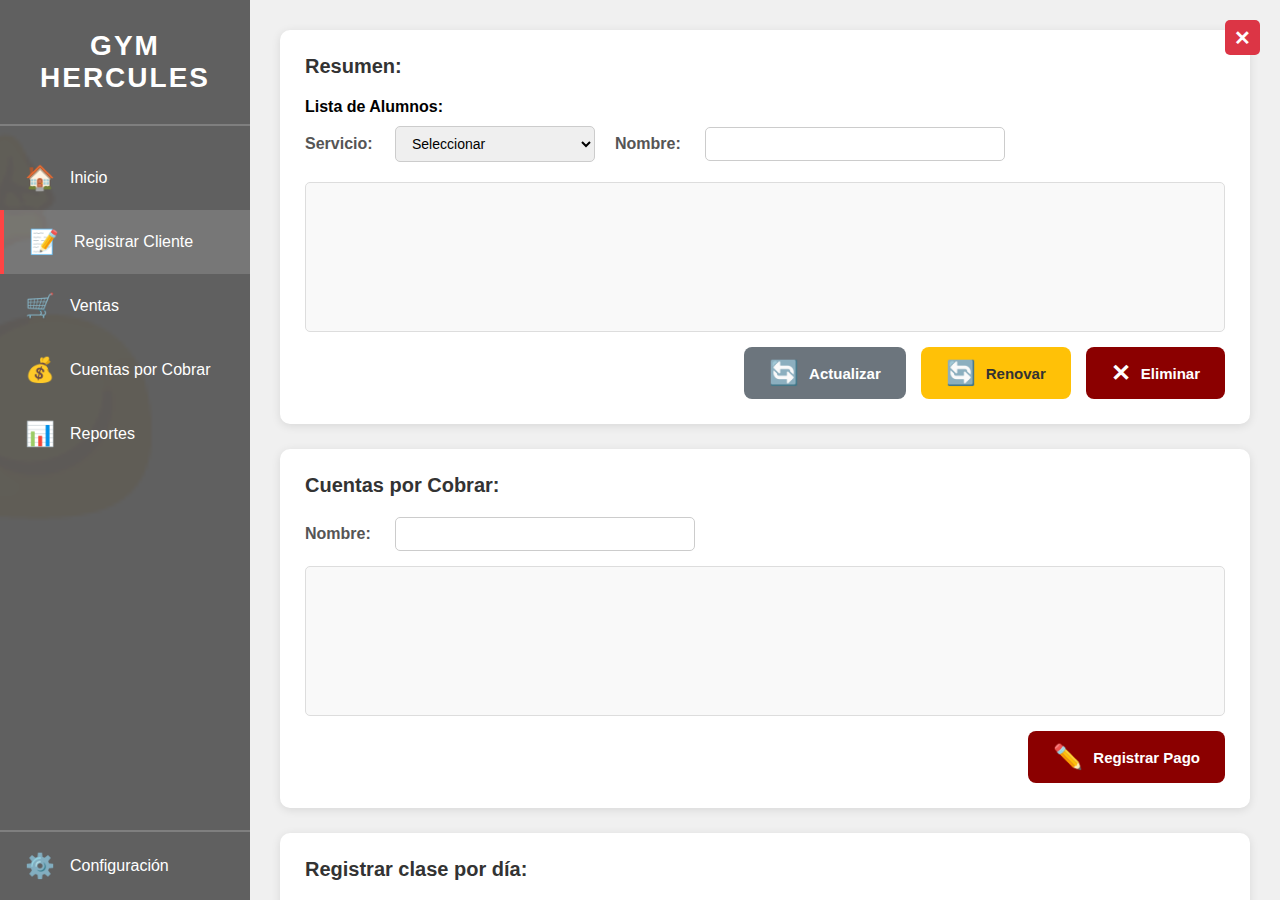
<file: Vivanco/gym.html>
<!DOCTYPE html>
<html lang="es">
<head>
    <meta charset="UTF-8">
    <meta name="viewport" content="width=device-width, initial-scale=1.0">
    <title>GYM HERCULES</title>
    <style>
        * {
            margin: 0;
            padding: 0;
            box-sizing: border-box;
        }

        body {
            font-family: Arial, sans-serif;
            display: flex;
            height: 100vh;
            background-color: #f0f0f0;
        }

        /* Sidebar */
        .sidebar {
            width: 250px;
            background: linear-gradient(180deg, #4a0000 0%, #2a0000 100%);
            color: white;
            display: flex;
            flex-direction: column;
            position: relative;
            background-image: url('data:image/svg+xml,<svg xmlns="http://www.w3.org/2000/svg" width="100" height="100" opacity="0.1"><text x="10" y="50" font-size="40">💪</text></svg>');
            background-size: cover;
            background-position: center;
        }

        .sidebar::before {
            content: '';
            position: absolute;
            top: 0;
            left: 0;
            right: 0;
            bottom: 0;
            background: rgba(0, 0, 0, 0.6);
            z-index: 0;
        }

        .logo {
            padding: 30px 20px;
            text-align: center;
            border-bottom: 2px solid rgba(255, 255, 255, 0.2);
            position: relative;
            z-index: 1;
        }

        .logo h1 {
            font-size: 28px;
            font-weight: bold;
            letter-spacing: 2px;
        }

        .menu {
            flex: 1;
            padding: 20px 0;
            position: relative;
            z-index: 1;
        }

        .menu-item {
            padding: 18px 25px;
            display: flex;
            align-items: center;
            gap: 15px;
            cursor: pointer;
            transition: all 0.3s;
            font-size: 16px;
        }

        .menu-item:hover {
            background: rgba(255, 255, 255, 0.1);
            padding-left: 35px;
        }

        .menu-item.active {
            background: rgba(255, 255, 255, 0.15);
            border-left: 4px solid #ff4444;
        }

        .icon {
            font-size: 24px;
        }

        .config {
            padding: 20px 25px;
            border-top: 2px solid rgba(255, 255, 255, 0.2);
            display: flex;
            align-items: center;
            gap: 15px;
            position: relative;
            z-index: 1;
        }

        /* Main Content */
        .main-content {
            flex: 1;
            padding: 30px;
            overflow-y: auto;
            position: relative;
        }

        .close-btn {
            position: absolute;
            top: 20px;
            right: 20px;
            background: #dc3545;
            color: white;
            border: none;
            width: 35px;
            height: 35px;
            border-radius: 5px;
            font-size: 20px;
            cursor: pointer;
            font-weight: bold;
        }

        .close-btn:hover {
            background: #c82333;
        }

        .section {
            background: white;
            padding: 25px;
            border-radius: 10px;
            margin-bottom: 25px;
            box-shadow: 0 2px 10px rgba(0,0,0,0.1);
        }

        .section-title {
            font-size: 20px;
            font-weight: bold;
            margin-bottom: 20px;
            color: #333;
        }

        .form-row {
            display: flex;
            gap: 20px;
            margin-bottom: 20px;
            align-items: center;
        }

        .form-group {
            display: flex;
            align-items: center;
            gap: 10px;
        }

        .form-group label {
            font-weight: bold;
            color: #555;
            min-width: 80px;
        }

        .form-group select,
        .form-group input {
            padding: 8px 12px;
            border: 1px solid #ccc;
            border-radius: 5px;
            font-size: 14px;
        }

        .form-group select {
            width: 200px;
        }

        .form-group input[type="text"] {
            width: 300px;
        }

        .form-group input[type="number"] {
            width: 100px;
        }

        .data-table {
            width: 100%;
            height: 150px;
            border: 1px solid #ddd;
            border-radius: 5px;
            background: #f9f9f9;
            margin-bottom: 15px;
        }

        .button-group {
            display: flex;
            gap: 15px;
        }

        .btn {
            padding: 12px 25px;
            border: none;
            border-radius: 8px;
            cursor: pointer;
            font-size: 15px;
            font-weight: bold;
            display: flex;
            align-items: center;
            gap: 10px;
            transition: all 0.3s;
        }

        .btn-update {
            background: #6c757d;
            color: white;
        }

        .btn-update:hover {
            background: #5a6268;
        }

        .btn-renew {
            background: #ffc107;
            color: #333;
        }

        .btn-renew:hover {
            background: #e0a800;
        }

        .btn-delete {
            background: #8b0000;
            color: white;
        }

        .btn-delete:hover {
            background: #6b0000;
        }

        .btn-register {
            background: #8b0000;
            color: white;
        }

        .btn-register:hover {
            background: #6b0000;
        }

        .btn-save {
            background: #6c757d;
            color: white;
        }

        .btn-save:hover {
            background: #5a6268;
        }

        .btn-sale {
            background: #333;
            color: white;
            font-size: 18px;
            padding: 20px 40px;
        }

        .btn-sale:hover {
            background: #222;
        }

        .buttons-right {
            display: flex;
            gap: 15px;
            justify-content: flex-end;
        }

        .icon-btn {
            font-size: 24px;
        }
    </style>
</head>
<body>
    <!-- Sidebar -->
    <div class="sidebar">
        <div class="logo">
            <h1>GYM<br>HERCULES</h1>
        </div>
        <div class="menu">
            <div class="menu-item">
                <span class="icon">🏠</span>
                <span>Inicio</span>
            </div>
            <div class="menu-item active">
                <span class="icon">📝</span>
                <span>Registrar Cliente</span>
            </div>
            <div class="menu-item">
                <span class="icon">🛒</span>
                <span>Ventas</span>
            </div>
            <div class="menu-item">
                <span class="icon">💰</span>
                <span>Cuentas por Cobrar</span>
            </div>
            <div class="menu-item">
                <span class="icon">📊</span>
                <span>Reportes</span>
            </div>
        </div>
        <div class="config">
            <span class="icon">⚙️</span>
            <span>Configuración</span>
        </div>
    </div>

    <!-- Main Content -->
    <div class="main-content">
        <button class="close-btn">✕</button>

        <!-- Resumen Section -->
        <div class="section">
            <div class="section-title">Resumen:</div>
            
            <div style="font-weight: bold; margin-bottom: 10px;">Lista de Alumnos:</div>
            
            <div class="form-row">
                <div class="form-group">
                    <label>Servicio:</label>
                    <select>
                        <option value="">Seleccionar</option>
                    </select>
                </div>
                <div class="form-group">
                    <label>Nombre:</label>
                    <input type="text">
                </div>
            </div>

            <div class="data-table"></div>

            <div class="buttons-right">
                <button class="btn btn-update">
                    <span class="icon-btn">🔄</span>
                    Actualizar
                </button>
                <button class="btn btn-renew">
                    <span class="icon-btn">🔄</span>
                    Renovar
                </button>
                <button class="btn btn-delete">
                    <span class="icon-btn">✕</span>
                    Eliminar
                </button>
            </div>
        </div>

        <!-- Cuentas por Cobrar Section -->
        <div class="section">
            <div class="section-title">Cuentas por Cobrar:</div>
            
            <div class="form-group" style="margin-bottom: 15px;">
                <label>Nombre:</label>
                <input type="text">
            </div>

            <div class="data-table"></div>

            <div class="buttons-right">
                <button class="btn btn-register">
                    <span class="icon-btn">✏️</span>
                    Registrar Pago
                </button>
            </div>
        </div>

        <!-- Registrar clase Section -->
        <div class="section">
            <div class="section-title">Registrar clase por día:</div>
            
            <div style="display: flex; justify-content: space-between; align-items: center;">
                <div style="display: flex; gap: 20px; align-items: center;">
                    <div class="form-group">
                        <label>Costo:</label>
                        <input type="number" value="5.00" step="0.01">
                    </div>
                    <button class="btn btn-save">Guardar</button>
                </div>
                
                <button class="btn btn-sale">
                    <span class="icon-btn">🛒</span>
                    Realizar Venta
                </button>
            </div>
        </div>
    </div>
</body>
</html>
</file>
<file: kimberly/style.css>
* {
    margin: 0;
    padding: 0;
    box-sizing: border-box;
}

body {
    font-family: Arial, sans-serif;
    background-color: #f4f4f4;
    display: flex;
    height: 100vh;
}

.container {
    display: flex;
    width: 100%;
}

.sidebar {
    width: 250px;
    background-color: #800000;
    color: white;
    padding: 20px;
    display: flex;
    flex-direction: column;
}

.sidebar .logo {
    font-size: 24px;
    text-align: center;
    margin-bottom: 30px;
}

.sidebar ul {
    list-style-type: none;
}

.sidebar ul li {
    margin-bottom: 20px;
}

.sidebar ul li a {
    color: white;
    text-decoration: none;
    font-size: 18px;
}

.sidebar ul li a:hover {
    color: #ddd;
}

.main-content {
    flex: 1;
    padding: 20px;
    background-color: white;
}

header {
    display: flex;
    justify-content: flex-end;
    gap: 10px;
}

header .btn {
    padding: 10px 20px;
    font-size: 16px;
    cursor: pointer;
    border: none;
    border-radius: 5px;
}

header .btn.actualizar {
    background-color: #4CAF50;
    color: white;
}

header .btn.cerrar {
    background-color: red;
    color: white;
}

h2 {
    margin-bottom: 20px;
    font-size: 24px;
}

.form-group {
    margin-bottom: 15px;
}

.form-group label {
    font-size: 16px;
}

.form-group input,
.form-group select {
    width: 100%;
    padding: 10px;
    font-size: 16px;
    margin-top: 5px;
    border: 1px solid #ccc;
    border-radius: 5px;
}

button.btn {
    padding: 10px 20px;
    background-color: #333;
    color: white;
    font-size: 16px;
    cursor: pointer;
    border: none;
    border-radius: 5px;
    margin-top: 20px;
}

button.btn:hover {
    background-color: #444;
}

button.btn.realizar-venta {
    background-color: #333;
    width: 100%;
    margin-top: 30px;
}
</file>
